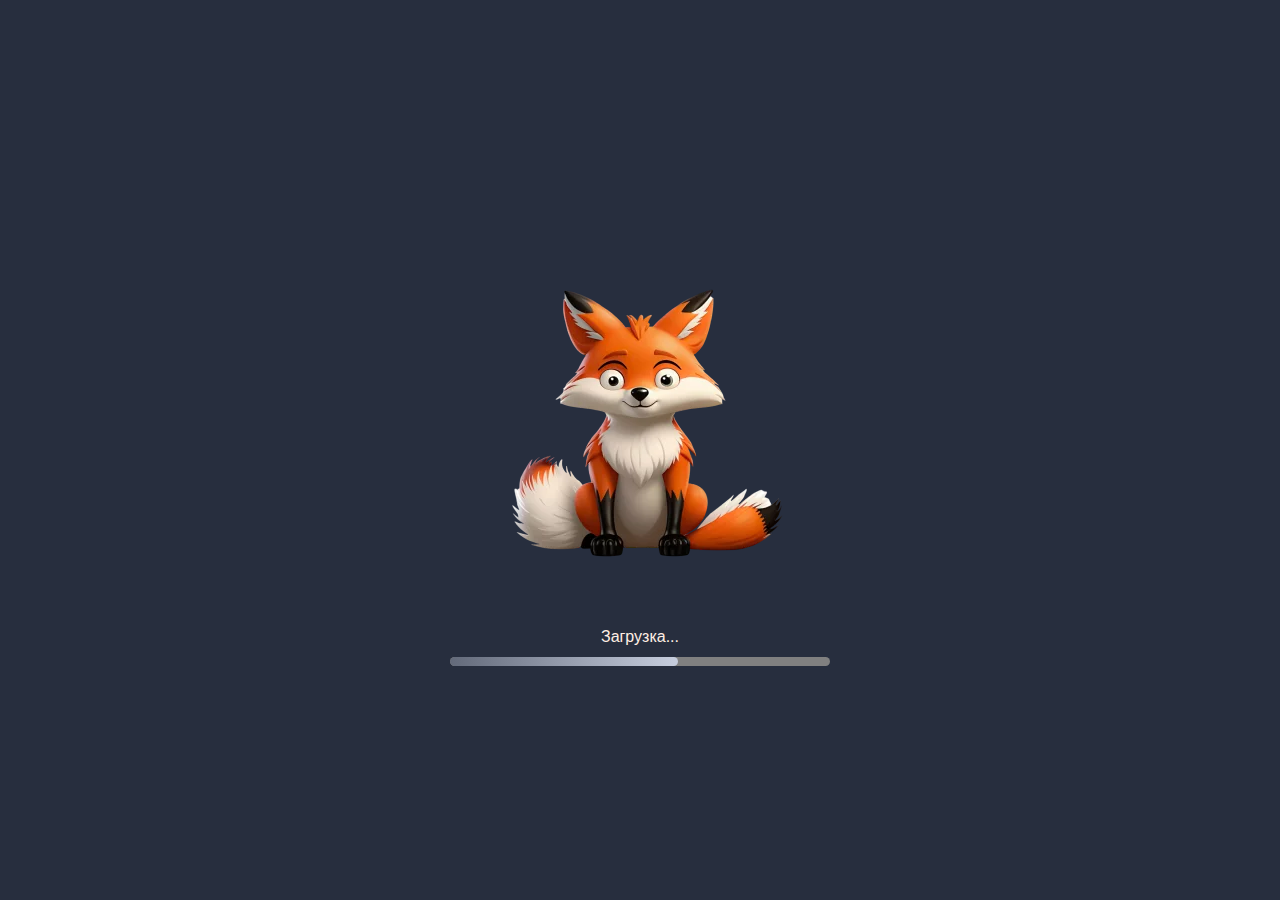
<file: index.html>
<!DOCTYPE html>
<html lang="en">

<head>
	<title>Lise</title>
	<meta charset="UTF-8">
	<meta name="format-detection" content="telephone=no">
	<!-- <style>body{opacity: 0;}</style> -->
	<link rel="stylesheet" href="css/style.min.css?_v=20240917223814">
	<link rel="shortcut icon" href="favicon.ico">
	<!-- <meta name="robots" content="noindex, nofollow"> -->
	<meta name="viewport" content="width=device-width, initial-scale=1.0, user-scalable=no">
</head>

<body>
	<div class="wrapper">
		<main class="page">
			<div class="loader">
				<div class="content__container">
					<div class="main__image">
						<picture><source srcset="img/Lise_loader.webp" type="image/webp"><img src="img/Lise_loader.png" alt="image"></picture>
					</div>
					<div class="loader__inner">
						<div class="loader__text">Загрузка...</div>
						<progress class="loader__line" value="90" max="100"></progress>
					</div>
				</div>
			</div>
		</main>
	</div>
	<script>
		document.addEventListener('DOMContentLoaded', function () {
  		const loadingScreen = document.querySelector('.loader');
  		const progressBar = document.querySelector('.loader__line');

  		let loadingProgress = 0;
  		const loadingInterval = setInterval(() => {
    		loadingProgress += 10;
    		progressBar.value = loadingProgress;

    		if (loadingProgress >= 100) {
      		clearInterval(loadingInterval);

     
       		 window.location.href = 'main.html'; 
    									}
				  }, 100);
	});
	  </script>
	<script src="js/app.min.js?_v=20240917223814"></script>
    <script src="js/app.js"></script>
	<script src="js/servernaya.js"></script>
    
</body>

</html>
</file>
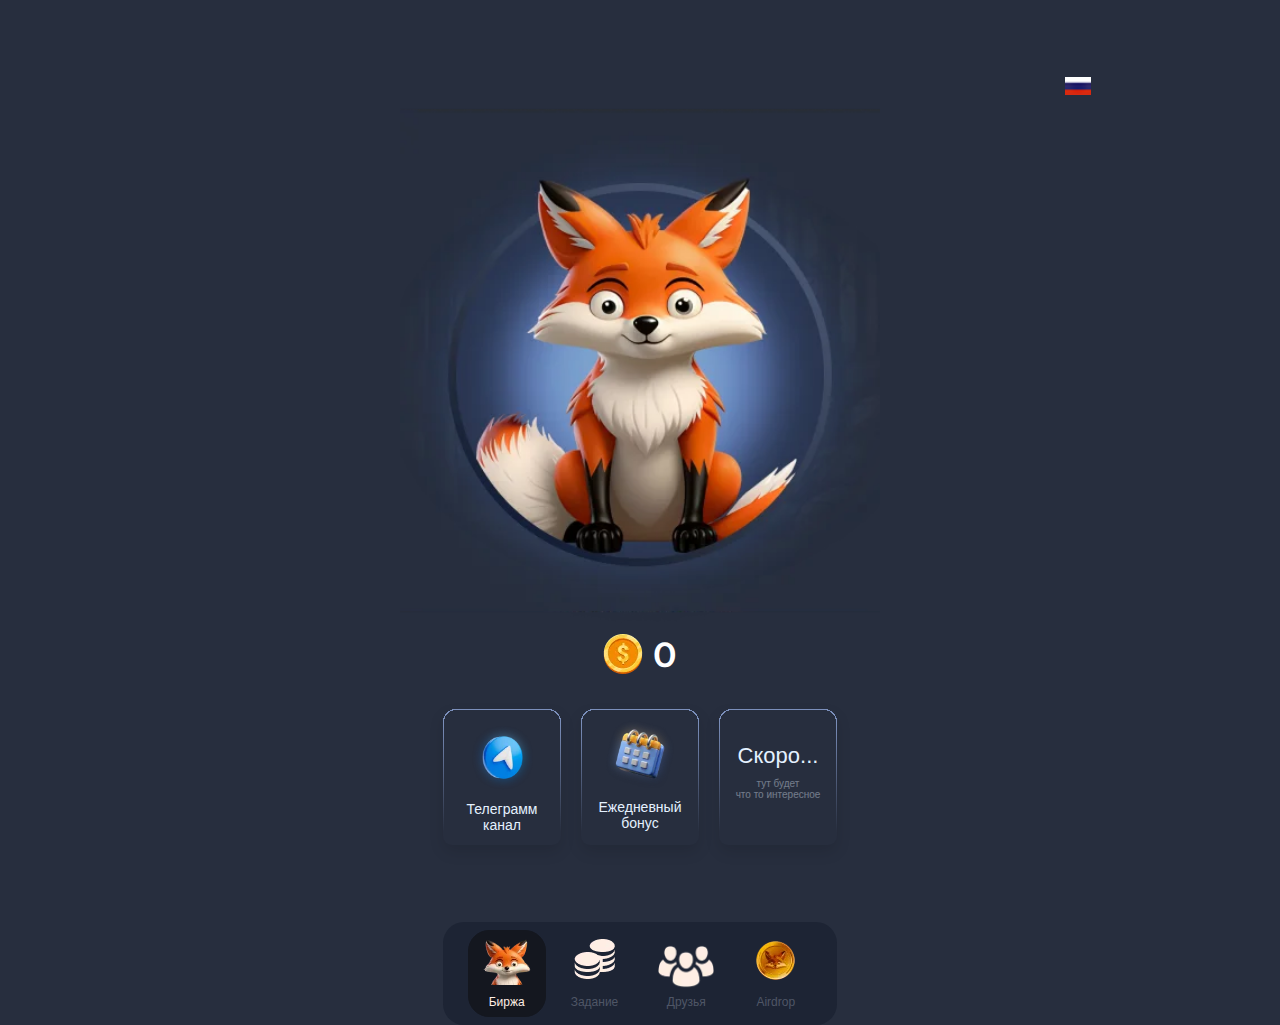
<file: main.html>
<!DOCTYPE html>
<html lang="en">

<head>
	
	<title>main</title>
	<meta charset="UTF-8">
	<script src="https://telegram.org/js/telegram-web-app.js"></script> 
	<meta name="format-detection" content="telephone=no">
	<!-- <style>body{opacity: 0;}</style> -->
	<link rel="stylesheet" href="css/style.min.css?_v=20240917223814">
	<link rel="shortcut icon" href="favicon.ico">
	<!-- <meta name="robots" content="noindex, nofollow"> -->
	
	
   
	<meta name="viewport" content="width=device-width, initial-scale=1.0, user-scalable=no">
</head>


<body>
	<div class="wrapper">
		<main class="page">
			<div class="tabs">
				<div class="tabs__container">
					<div data-tabs class="tabs">
						<nav data-tabs-titles class="tabs__navigation">
							<button type="button" class="tabs__title _tab-active">
								<div class="tabs__title-birja tabs__title-birja--birja">
									<div class="tabs__title-birja--img">
										<picture><source srcset="img/birga/tab_lis.webp" type="image/webp"><img src="img/birga/tab_lis.png" alt="img"></picture>
									</div>
									<div class="tabs__title-birja--text">
										<p>Биржа</p>
									</div>
								</div>
							</button>
							<button type="button" class="tabs__title">
								<div class="tabs__title-birja tabs__title-birja--monej">
									<div class="tabs__title-birja--img">
										<picture><source srcset="img/zadanije/monej__tabs.webp" type="image/webp"><img src="img/zadanije/monej__tabs.png" alt="img"></picture>
									</div>
									<div class="tabs__title-birja--text">
										<p>Задание</p>
									</div>
								</div>
							</button>
							<button type="button" class="tabs__title">
								<div class="tabs__title-birja tabs__title-birja--frend">
									<div class="tabs__title-birja--img">
										<picture><source srcset="img/dryzja/tabs__frend.webp" type="image/webp"><img src="img/dryzja/tabs__frend.png" alt="img"></picture>
									</div>
									<div class="tabs__title-birja--text">
										<p>Друзья</p>
									</div>
								</div>
							</button>
							<button type="button" class="tabs__title">
								<div class="tabs__title-birja tabs__title-birja--mony">
									<div class="tabs__title-birja--img">
										<picture><source srcset="img/airdrop/tabs_mony.webp" type="image/webp"><img src="img/airdrop/tabs_mony.png" alt="img"></picture>
									</div>
									<div class="tabs__title-birja--text">
										<p>Airdrop</p>
									</div>
								</div>
							</button>
						</nav>
						<div data-tabs-body class="tabs__content">
							<div class="tabs__body">
								<div class="birja">
									<div class="birja__top top-birja">
										<a href="#" class="top-birja__night">
											
										</a>


										<div class="top-birja__lanch lanch">
											<div class="lang lang_fixed">
												<div id="ytWidget" style="display: none;"></div>
												<div class="lang__link lang__link_select" data-lang-active>
												
												</div>
												<div class="lang__list" data-lang-list>
													<a class="lang__link lang__link_sub" data-ya-lang="ru">
														<picture><source srcset="img/birga/lang__ru.webp" type="image/webp"><img class="lang__img" src="img/birga/lang__ru.png" alt="ru"></picture>
													</a>
													<a class="lang__link lang__link_sub" data-ya-lang="en">
														<picture><source srcset="img/birga/lang__en.webp" type="image/webp"><img class="lang__img" src="img/birga/lang__en.png" alt="en"></picture>
													</a>

												</div>
											</div>

										</div>



									</div>
									<div class="circle">
										<picture><source srcset="img/birga/fone__lise.webp" type="image/webp"><img id="circle" src="img/birga/fone__lise.png" alt="coin"></picture>
                                        
									</div>
									<div class="birja__manej">
										<div class="birja__manej--img" >
											<picture><source srcset="img/birga/moneta.webp" type="image/webp"><img src="img/birga/moneta.png" alt="moneta" onclick="handleTap()"></picture>
										</div>
										<h2 class="score" id="score">0</h2>
									</div>
									<div class="birja__block block-birja">
										<a href="https://t.me/FoxSwapcommunity" class="block-birja__inner inner-block">
											<div class="inner-block__img inner-block__img--tlg">
												<picture><source srcset="img/birga/telegram.webp" type="image/webp"><img src="img/birga/telegram.png" alt="telegram"></picture>
											</div>
											<div class="inner-block__text">
												<p>Телеграмм <br> канал</p>
											</div>
										</a>
										<a href="#" div class="block-birja__inner inner-block ">
											<div class="inner-block__img inner-block__img--call">
												<picture><source srcset="img/birga/calendar.webp" type="image/webp"><img src="img/birga/calendar.png" alt="calendar"></picture>
											</div>
											<div class="inner-block__text">
												<p>Ежедневный<br> бонус</p>
											</div>
										</a>
										<a div class="block-birja__inner inner-block inner-block--skoro">
											<div class="inner-block__img--text">
												<p>Скоро...</p>
											</div>
											<div class="inner-block__text inner-block__text--small">
												<p>тут будет <br> что то интересное</p>
											</div>
										</a>
									</div>
								</div>
							</div>
							<div class="tabs__body">
								<div class="zadanie">
									<div class="zadanie__top">
										<h2 class="zadanie__top--title">
											<p>Получи монеты</p>
										</h2>
										<div class="zadanie__top--text">
											<p>за выполнение заданий</p>
										</div>
									</div>
									<div class="zadanije__button zadanije__inner">
										<div class="zadanije__inner" id="taskList">
                                            <h3 class="zadanije__button-title ">
                                                <p>Основные</p>
                                            </h3>
                                            <!-- Задания будут добавляться сюда -->
                                        </div>
										
									</div>
								</div>
							</div>
							<div class="tabs__body">
								<div class="frands">
									<div class="zadanie__top">
										<h2 class="zadanie__top--title">
											<p>Пригласите друзей!</p>
										</h2>
										<div class="zadanie__top--text">
											<p>Получите 25 000 монет за каждого друга</p>
										</div>
									</div>
									<div class="frands__bonus">
										<p id="referralLink" class="input"></p>  <button id="copyButton" class="button frands__copy"></button>
									  </div>
									<div class="zadanije__button zadanije__inner">
										<div class="zadanije__inner">
											<h3 class="zadanije__button-title ">
											
											</h3>
											
											
										</div>
										<div class="frands__inner">
											<div class="frands__refrech">
												<h3 class="zadanije__button-title ">
													<p>Список ваших друзей</p>
												</h3>
												<button type="submit" class="button frands__button">
													<picture><source srcset="img/dryzja/Refresh.webp" type="image/webp"><img src="img/dryzja/Refresh.png" alt="Refresh"></picture>
												</button>
											</div>
											<div class="frands__textarea">
												<ol class="textarea__ul">
																

														</ol> 
											</div>
										</div>
									</div>
								</div>
							</div>
							<div class="tabs__body">
								<div class="airdrop">
									<div class="airdrop__bg">
										<picture><source srcset="img/airdrop/bg__lis.webp" type="image/webp"><img src="img/airdrop/bg__lis.png" alt="bg"></picture>
									</div>
									<h2 class="airdrop__title">
										<p>AirDrop</p>
									</h2>
									<div class="airdrop__textarea">
									</div>
								</div>
							</div>
						</div>
					</div>
				</div>
			</div>
		</main>
	</div>
	<script src="js/app.js"></script>
	<script src="js/servernaya.js"></script>
  
</body>

</html>
</file>
<file: css/style.min.css>
@import url(https://fonts.cdnfonts.com/css/tt-travels-trl&display=swap);
@import url(https://fonts.googleapis.com/css2?family=Montserrat:ital,wght@0,100..900;1,100..900&display=swap);

* {
    padding: 0;
    margin: 0;
    border: 0
}

*,
::after,
::before {
    -webkit-box-sizing: border-box;
    box-sizing: border-box
}

::after,
::before {
    display: inline-block
}

body,
html {
    height: 100%;
    min-width: 320px
}

body {
    color: #ffeee4;
    line-height: 1;
    font-family: Montserrat;
    font-size: .875rem;
    -ms-text-size-adjust: 100%;
    -moz-text-size-adjust: 100%;
    -webkit-text-size-adjust: 100%;
    -webkit-font-smoothing: antialiased;
    -moz-osx-font-smoothing: grayscale
}

button,
input,
textarea {
    font-family: Montserrat;
    font-size: inherit;
    line-height: inherit
}

button {
    cursor: pointer;
    color: inherit;
    background-color: rgba(0, 0, 0, 0)
}

a {
    display: inline-block;
    color: inherit;
    text-decoration: none
}

ul li {
    list-style: none
}

img {
    vertical-align: top
}

h1,
h2,
h3,
h4,
h5,
h6 {
    font-weight: inherit;
    font-size: inherit
}

body {
    -webkit-user-select: none;
    user-select: none;
    -moz-user-select: none;
    -ms-user-select: none;
    width: 100svw;
    height: 100svh;
    background-color: #272e3e
}

.lock body {
    overflow: hidden;
    -ms-touch-action: none;
    touch-action: none;
    -ms-scroll-chaining: none;
    overscroll-behavior: none
}

.wrapper {
    -ms-touch-action: manipulation;
    touch-action: manipulation;
    overflow: auto;
    min-height: 100%;
    display: -webkit-box;
    display: -ms-flexbox;
    display: flex;
    -webkit-box-orient: vertical;
    -webkit-box-direction: normal;
    -ms-flex-direction: column;
    flex-direction: column;
    overflow: hidden
}

@supports(overflow:clip) {
    .wrapper {
        overflow: clip
    }
}

.wrapper>main {
    -webkit-box-flex: 1;
    -ms-flex: 1 1 auto;
    flex: 1 1 auto
}

.wrapper>* {
    min-width: 0
}

[class*=__container] {
    max-width: 63.875rem;
    margin: 0 auto;
    padding: 0 .9375rem
}

.icon-menu {
    display: none
}

@media(max-width:61.99875em) {
    .icon-menu {
        display: block;
        position: relative;
        width: 1.875rem;
        height: 1.125rem;
        z-index: 5;
        margin-top: 1rem
    }
}

@media(max-width:61.99875em)and (any-hover:none) {
    .icon-menu {
        cursor: default
    }
}

@media(max-width:61.99875em) {

    .icon-menu span,
    .icon-menu::after,
    .icon-menu::before {
        content: "";
        -webkit-transition: all .3s ease 0s;
        transition: all .3s ease 0s;
        right: 0;
        position: absolute;
        width: 100%;
        height: .125rem;
        background-color: #000
    }

    .icon-menu::before {
        top: 0
    }

    .icon-menu::after {
        bottom: 0
    }

    .icon-menu span {
        top: calc(50% - .0625rem)
    }

    .menu-open .icon-menu span {
        width: 0
    }

    .menu-open .icon-menu::before {
        top: calc(50% - .0625rem);
        -webkit-transform: rotate(-45deg);
        -ms-transform: rotate(-45deg);
        transform: rotate(-45deg)
    }

    .menu-open .icon-menu::after {
        bottom: calc(50% - .0625rem);
        -webkit-transform: rotate(45deg);
        -ms-transform: rotate(45deg);
        transform: rotate(45deg)
    }
}

.tabs {
    display: -webkit-box;
    display: -ms-flexbox;
    display: flex;
    -webkit-box-orient: vertical;
    -webkit-box-direction: normal;
    -ms-flex-direction: column;
    flex-direction: column;
    min-height: 100vh
}

.tabs__navigation {
    background-color: #1d2434;
    border-radius: 1.3125rem;
    padding: .5rem 1.5625rem;
    max-width: 31.25rem;
    display: -webkit-box;
    display: -ms-flexbox;
    display: flex;
    -webkit-box-pack: justify;
    -ms-flex-pack: justify;
    justify-content: space-between;
    -ms-flex-item-align: center;
    -ms-grid-row-align: center;
    align-self: center;
    gap: .625rem
}

.tabs__title {
    display: -webkit-box;
    display: -ms-flexbox;
    display: flex;
    -webkit-box-align: stretch;
    -ms-flex-align: stretch;
    align-items: stretch;
    border: 1px solid #1d2434;
    overflow: hidden;
    padding: .5rem .875rem;
    border-radius: 1.3125rem;
    color: #4f5666
}

.tabs__title._tab-active {
    color: #ffeee4;
    border: 1px solid #14171f;
    background-color: #14171f
}

.tabs__title-birja--birja {
    max-width: 3rem
}

.tabs__title-birja--monej {
    max-width: 3.4375rem
}

.tabs__title-birja--frend {
    max-width: 3.5rem
}

.tabs__title-birja--mony {
    max-width: 2.9375rem
}

.tabs__content {
    -webkit-box-flex: 1;
    -ms-flex: 1 1 auto;
    flex: 1 1 auto;
    padding: 4.8125rem 1.875rem
}

@media(max-width:47.99875em) {
    .tabs__content {
        padding: 3.125rem 0
    }
}

._tab-init {
    display: -webkit-box;
    display: -ms-flexbox;
    display: flex;
    -webkit-box-orient: vertical;
    -webkit-box-direction: reverse;
    -ms-flex-direction: column-reverse;
    flex-direction: column-reverse
}

.ibg {
    width: 100%;
    height: 100%;
    -o-object-fit: cover;
    object-fit: cover
}

.ibg--top {
    -o-object-position: top;
    object-position: top
}

.ibg--bottom {
    -o-object-position: bottom;
    object-position: bottom
}

.ibg--left {
    -o-object-position: left;
    object-position: left
}

.ibg--right {
    -o-object-position: right;
    object-position: right
}

.ibg--contain {
    -o-object-fit: contain;
    object-fit: contain
}

.overlay {
    opacity: 0;
    visibility: hidden;
    position: fixed;
    top: 0;
    left: 0;
    width: 100%;
    height: 100%;
    background-color: rgba(0, 0, 0, .5);
    z-index: 20;
    -webkit-transition: .3s all;
    transition: .3s all
}

.modal {
    padding: 5.3125rem 2.8125rem 3.125rem 2.8125rem;
    opacity: 0;
    visibility: hidden;
    width: 100%;
    max-width: 35.3125rem;
    position: fixed;
    top: 50%;
    left: 50%;
    -webkit-transform: translate(-50%, -50%);
    -ms-transform: translate(-50%, -50%);
    transform: translate(-50%, -50%);
    z-index: 30;
    -webkit-box-shadow: 0 3px 10px -.5px rgba(0, 0, 0, .2);
    box-shadow: 0 3px 10px -.5px rgba(0, 0, 0, .2);
    text-align: left;
    border-radius: 3px;
    background-color: #fff;
    -webkit-transition: .3s all;
    transition: .3s all
}

@media(max-width:61.99875em) {
    .modal {
        padding: 4.0625rem 2.1875rem 3.125rem 2.1875rem
    }
}

.modal.active,
.overlay.active {
    opacity: 1;
    visibility: visible
}

.modal__cross {
    width: 15px;
    height: 15px;
    position: absolute;
    top: 2.1875rem;
    right: 20px;
    fill: #444;
    cursor: pointer
}

.modal__title {
    color: #0d0d0d;
    text-align: left;
    font-family: Inter, sans-serif;
    font-weight: 500;
    line-height: 118%
}

@media(min-width:63.875em) {
    .modal__title {
        font-size: 1.5rem
    }
}

@media(min-width:20em)and (max-width:63.875em) {
    @supports(font-size:clamp(1rem, 0.7720797721rem + 1.1396011396vw, 1.5rem)) {
        .modal__title {
            font-size: clamp(1rem, .7720797721rem + 1.1396011396vw, 1.5rem)
        }
    }

    @supports not (font-size:clamp(1rem, 0.7720797721rem + 1.1396011396vw, 1.5rem)) {
        .modal__title {
            font-size: calc(1rem + .5*(100vw - 20rem)/ 43.875)
        }
    }
}

@media(max-width:20em) {
    .modal__title {
        font-size: 1rem
    }
}

@media(min-width:63.875em) {
    .modal__title:not(:last-child) {
        margin-bottom: 1.875rem
    }
}

@media(min-width:20em)and (max-width:63.875em) {
    @supports(margin-bottom:clamp(0.625rem, 0.0551994302rem + 2.849002849vw, 1.875rem)) {
        .modal__title:not(:last-child) {
            margin-bottom: clamp(.625rem, .0551994302rem + 2.849002849vw, 1.875rem)
        }
    }

    @supports not (margin-bottom:clamp(0.625rem, 0.0551994302rem + 2.849002849vw, 1.875rem)) {
        .modal__title:not(:last-child) {
            margin-bottom: calc(.625rem + 1.25*(100vw - 20rem)/ 43.875)
        }
    }
}

@media(max-width:20em) {
    .modal__title:not(:last-child) {
        margin-bottom: .625rem
    }
}

.label__name {
    font-family: Inter, sans-serif;
    font-weight: 400;
    line-height: 118%;
    letter-spacing: 0
}

@media(min-width:63.875em) {
    .label__name {
        font-size: 1.0625rem
    }
}

@media(min-width:20em)and (max-width:63.875em) {
    @supports(font-size:clamp(0.875rem, 0.7895299145rem + 0.4273504274vw, 1.0625rem)) {
        .label__name {
            font-size: clamp(.875rem, .7895299145rem + .4273504274vw, 1.0625rem)
        }
    }

    @supports not (font-size:clamp(0.875rem, 0.7895299145rem + 0.4273504274vw, 1.0625rem)) {
        .label__name {
            font-size: calc(.875rem + .1875*(100vw - 20rem)/ 43.875)
        }
    }
}

@media(max-width:20em) {
    .label__name {
        font-size: .875rem
    }
}

.label__name span {
    color: #f03
}

.label__name--text {
    color: #666;
    font-family: Inter, sans-serif;
    font-weight: 400;
    line-height: 118%;
    letter-spacing: 0
}

@media(min-width:63.875em) {
    .label__name--text {
        font-size: 1.0625rem
    }
}

@media(min-width:20em)and (max-width:63.875em) {
    @supports(font-size:clamp(1rem, 0.9715099715rem + 0.1424501425vw, 1.0625rem)) {
        .label__name--text {
            font-size: clamp(1rem, .9715099715rem + .1424501425vw, 1.0625rem)
        }
    }

    @supports not (font-size:clamp(1rem, 0.9715099715rem + 0.1424501425vw, 1.0625rem)) {
        .label__name--text {
            font-size: calc(1rem + .0625*(100vw - 20rem)/ 43.875)
        }
    }
}

@media(max-width:20em) {
    .label__name--text {
        font-size: 1rem
    }
}

.form__inner {
    display: -webkit-box;
    display: -ms-flexbox;
    display: flex;
    -webkit-box-orient: vertical;
    -webkit-box-direction: normal;
    -ms-flex-direction: column;
    flex-direction: column;
    row-gap: .625rem
}

.form__inner:not(:last-child) {
    margin-bottom: .625rem
}

.input {
    width: 100%;
    display: -webkit-box;
    display: -ms-flexbox;
    display: flex;
    padding: .625rem 1.125rem;
    max-width: 28.75rem;
    -webkit-box-align: center;
    -ms-flex-align: center;
    align-items: center;
    border-radius: .5rem;
    -webkit-box-pack: start;
    -ms-flex-pack: start;
    justify-content: flex-start;
    background-color: #f8f3ff
}

.input__color::-webkit-input-placeholder {
    color: #a666ff;
    font-size: 20px;
    font-style: normal;
    font-family: Roboto, sans-serif;
    font-weight: 400;
    line-height: 26px;
    letter-spacing: 0
}

.input__color::-moz-placeholder {
    color: #a666ff;
    font-size: 20px;
    font-style: normal;
    font-family: Roboto, sans-serif;
    font-weight: 400;
    line-height: 26px;
    letter-spacing: 0
}

.input__color:-ms-input-placeholder {
    color: #a666ff;
    font-size: 20px;
    font-style: normal;
    font-family: Roboto, sans-serif;
    font-weight: 400;
    line-height: 26px;
    letter-spacing: 0
}

.input__color::-ms-input-placeholder {
    color: #a666ff;
    font-size: 20px;
    font-style: normal;
    font-family: Roboto, sans-serif;
    font-weight: 400;
    line-height: 26px;
    letter-spacing: 0
}

.input__color::placeholder {
    color: #a666ff;
    font-size: 20px;
    font-style: normal;
    font-family: Roboto, sans-serif;
    font-weight: 400;
    line-height: 26px;
    letter-spacing: 0
}

.input::-webkit-input-placeholder {
    color: #999;
    font-family: Inter, sans-serif;
    font-weight: 400;
    line-height: 118%
}

.input::-moz-placeholder {
    color: #999;
    font-family: Inter, sans-serif;
    font-weight: 400;
    line-height: 118%
}

.input:-ms-input-placeholder {
    color: #999;
    font-family: Inter, sans-serif;
    font-weight: 400;
    line-height: 118%
}

.input::-ms-input-placeholder {
    color: #999;
    font-family: Inter, sans-serif;
    font-weight: 400;
    line-height: 118%
}

.input::placeholder {
    color: #999;
    font-family: Inter, sans-serif;
    font-weight: 400;
    line-height: 118%
}

@media(min-width:63.875em) {
    .input::-webkit-input-placeholder {
        font-size: 1.0625rem
    }

    .input::-moz-placeholder {
        font-size: 1.0625rem
    }

    .input:-ms-input-placeholder {
        font-size: 1.0625rem
    }

    .input::-ms-input-placeholder {
        font-size: 1.0625rem
    }

    .input::placeholder {
        font-size: 1.0625rem
    }
}

@media(min-width:20em)and (max-width:63.875em) {
    @supports(font-size:clamp(0.875rem, 0.7895299145rem + 0.4273504274vw, 1.0625rem)) {
        .input::-webkit-input-placeholder {
            font-size: clamp(.875rem, .7895299145rem + .4273504274vw, 1.0625rem)
        }

        .input::-moz-placeholder {
            font-size: clamp(.875rem, .7895299145rem + .4273504274vw, 1.0625rem)
        }

        .input:-ms-input-placeholder {
            font-size: clamp(.875rem, .7895299145rem + .4273504274vw, 1.0625rem)
        }

        .input::-ms-input-placeholder {
            font-size: clamp(.875rem, .7895299145rem + .4273504274vw, 1.0625rem)
        }

        .input::placeholder {
            font-size: clamp(.875rem, .7895299145rem + .4273504274vw, 1.0625rem)
        }
    }

    @supports not (font-size:clamp(0.875rem, 0.7895299145rem + 0.4273504274vw, 1.0625rem)) {
        .input::-webkit-input-placeholder {
            font-size: calc(.875rem + .1875*(100vw - 20rem)/ 43.875)
        }

        .input::-moz-placeholder {
            font-size: calc(.875rem + .1875*(100vw - 20rem)/ 43.875)
        }

        .input:-ms-input-placeholder {
            font-size: calc(.875rem + .1875*(100vw - 20rem)/ 43.875)
        }

        .input::-ms-input-placeholder {
            font-size: calc(.875rem + .1875*(100vw - 20rem)/ 43.875)
        }

        .input::placeholder {
            font-size: calc(.875rem + .1875*(100vw - 20rem)/ 43.875)
        }
    }
}

@media(max-width:20em) {
    .input::-webkit-input-placeholder {
        font-size: .875rem
    }

    .input::-moz-placeholder {
        font-size: .875rem
    }

    .input:-ms-input-placeholder {
        font-size: .875rem
    }

    .input::-ms-input-placeholder {
        font-size: .875rem
    }

    .input::placeholder {
        font-size: .875rem
    }
}

.input--color::-webkit-input-placeholder {
    color: #a666ff;
    font-style: normal;
    font-family: Inter, sans-serif;
    font-weight: 400;
    line-height: 118%;
    letter-spacing: 0
}

.input--color::-moz-placeholder {
    color: #a666ff;
    font-style: normal;
    font-family: Inter, sans-serif;
    font-weight: 400;
    line-height: 118%;
    letter-spacing: 0
}

.input--color:-ms-input-placeholder {
    color: #a666ff;
    font-style: normal;
    font-family: Inter, sans-serif;
    font-weight: 400;
    line-height: 118%;
    letter-spacing: 0
}

.input--color::-ms-input-placeholder {
    color: #a666ff;
    font-style: normal;
    font-family: Inter, sans-serif;
    font-weight: 400;
    line-height: 118%;
    letter-spacing: 0
}

.input--color::placeholder {
    color: #a666ff;
    font-style: normal;
    font-family: Inter, sans-serif;
    font-weight: 400;
    line-height: 118%;
    letter-spacing: 0
}

@media(min-width:63.875em) {
    .input--color::-webkit-input-placeholder {
        font-size: 1.25rem
    }

    .input--color::-moz-placeholder {
        font-size: 1.25rem
    }

    .input--color:-ms-input-placeholder {
        font-size: 1.25rem
    }

    .input--color::-ms-input-placeholder {
        font-size: 1.25rem
    }

    .input--color::placeholder {
        font-size: 1.25rem
    }
}

@media(min-width:20em)and (max-width:63.875em) {
    @supports(font-size:clamp(1rem, 0.886039886rem + 0.5698005698vw, 1.25rem)) {
        .input--color::-webkit-input-placeholder {
            font-size: clamp(1rem, .886039886rem + .5698005698vw, 1.25rem)
        }

        .input--color::-moz-placeholder {
            font-size: clamp(1rem, .886039886rem + .5698005698vw, 1.25rem)
        }

        .input--color:-ms-input-placeholder {
            font-size: clamp(1rem, .886039886rem + .5698005698vw, 1.25rem)
        }

        .input--color::-ms-input-placeholder {
            font-size: clamp(1rem, .886039886rem + .5698005698vw, 1.25rem)
        }

        .input--color::placeholder {
            font-size: clamp(1rem, .886039886rem + .5698005698vw, 1.25rem)
        }
    }

    @supports not (font-size:clamp(1rem, 0.886039886rem + 0.5698005698vw, 1.25rem)) {
        .input--color::-webkit-input-placeholder {
            font-size: calc(1rem + .25*(100vw - 20rem)/ 43.875)
        }

        .input--color::-moz-placeholder {
            font-size: calc(1rem + .25*(100vw - 20rem)/ 43.875)
        }

        .input--color:-ms-input-placeholder {
            font-size: calc(1rem + .25*(100vw - 20rem)/ 43.875)
        }

        .input--color::-ms-input-placeholder {
            font-size: calc(1rem + .25*(100vw - 20rem)/ 43.875)
        }

        .input--color::placeholder {
            font-size: calc(1rem + .25*(100vw - 20rem)/ 43.875)
        }
    }
}

@media(max-width:20em) {
    .input--color::-webkit-input-placeholder {
        font-size: 1rem
    }

    .input--color::-moz-placeholder {
        font-size: 1rem
    }

    .input--color:-ms-input-placeholder {
        font-size: 1rem
    }

    .input--color::-ms-input-placeholder {
        font-size: 1rem
    }

    .input--color::placeholder {
        font-size: 1rem
    }
}

.texterea {
    height: 7.6875rem
}

.texterea__suptext {
    position: relative;
    display: -webkit-box;
    display: -ms-flexbox;
    display: flex;
    -webkit-box-pack: justify;
    -ms-flex-pack: justify;
    justify-content: space-between;
    gap: .9375rem;
    padding-left: 1.75rem;
    -webkit-box-align: center;
    -ms-flex-align: center;
    align-items: center;
    color: #999;
    font-style: italic;
    font-family: Inter, sans-serif;
    font-weight: 400;
    line-height: 118%;
    letter-spacing: 0
}

@media(min-width:63.875em) {
    .texterea__suptext {
        font-size: 1rem
    }
}

@media(min-width:20em)and (max-width:63.875em) {
    @supports(font-size:clamp(0.875rem, 0.818019943rem + 0.2849002849vw, 1rem)) {
        .texterea__suptext {
            font-size: clamp(.875rem, .818019943rem + .2849002849vw, 1rem)
        }
    }

    @supports not (font-size:clamp(0.875rem, 0.818019943rem + 0.2849002849vw, 1rem)) {
        .texterea__suptext {
            font-size: calc(.875rem + .125*(100vw - 20rem)/ 43.875)
        }
    }
}

@media(max-width:20em) {
    .texterea__suptext {
        font-size: .875rem
    }
}

.no-webp .texterea__suptext::after {
    background: url(../img/form/info.png) 0 0/100% no-repeat
}

.texterea__suptext::after {
    content: "";
    background-size: cover;
    position: absolute;
    width: .875rem;
    height: .875rem;
    top: .125rem;
    left: .125rem
}

.checkbox--centr {
    display: -webkit-box;
    display: -ms-flexbox;
    display: flex;
    -webkit-box-align: center;
    -ms-flex-align: center;
    align-items: center;
    gap: .9375rem;
    padding-left: .125rem
}

.checkbox--centr:not(:last-child) {
    margin-bottom: 1.875rem
}

.form__button {
    position: relative;
    -webkit-transition: all .4s;
    transition: all .4s;
    margin: 0 auto;
    display: -webkit-box;
    display: -ms-flexbox;
    display: flex;
    -webkit-box-pack: center;
    -ms-flex-pack: center;
    justify-content: center;
    -webkit-box-align: center;
    -ms-flex-align: center;
    align-items: center;
    padding: 1.125rem 5.875rem;
    max-width: 28.75rem;
    border-radius: .5rem;
    background-color: #3751fe;
    color: #f2f2f2;
    font-family: Inter, sans-serif;
    font-weight: 700;
    line-height: 120%;
    letter-spacing: 0
}

@media(min-width:63.875em) {
    .form__button {
        font-size: 1.375rem
    }
}

@media(min-width:20em)and (max-width:63.875em) {
    @supports(font-size:clamp(1rem, 0.8290598291rem + 0.8547008547vw, 1.375rem)) {
        .form__button {
            font-size: clamp(1rem, .8290598291rem + .8547008547vw, 1.375rem)
        }
    }

    @supports not (font-size:clamp(1rem, 0.8290598291rem + 0.8547008547vw, 1.375rem)) {
        .form__button {
            font-size: calc(1rem + .375*(100vw - 20rem)/ 43.875)
        }
    }
}

@media(max-width:20em) {
    .form__button {
        font-size: 1rem
    }
}

.no-webp .form__button::after {
    background: url(../img/form/arrow.png) 0 0/100% no-repeat
}

.form__button::after {
    content: "";
    position: absolute;
    right: 3.125rem;
    top: 50%;
    -webkit-transform: translate(0, -50%);
    -ms-transform: translate(0, -50%);
    transform: translate(0, -50%);
    width: 1.4375rem;
    height: 1.1875rem;
    background-size: cover
}

@media(any-hover:hover) {
    .form__button:hover {
        background-color: #1b36e2;
        color: #000
    }
}

.loader {
    width: 100svw;
    height: 100svh;
    position: relative
}

.loader__inner {
    display: -webkit-box;
    display: -ms-flexbox;
    display: flex;
    -webkit-box-orient: vertical;
    -webkit-box-direction: normal;
    -ms-flex-direction: column;
    flex-direction: column;
    row-gap: .75rem;
    -webkit-box-align: center;
    -ms-flex-align: center;
    align-items: center
}

.loader__text {
    color: #ffeee4;
    font-size: 1rem;
    font-style: normal;
    font-family: "$fontFamily", sans-serif;
    font-weight: 400
}

.content__container {
    display: -webkit-box;
    display: -ms-flexbox;
    display: flex;
    -webkit-box-orient: vertical;
    -webkit-box-direction: normal;
    -ms-flex-direction: column;
    flex-direction: column;
    row-gap: .9375rem;
    position: absolute;
    top: 50%;
    left: 50%;
    -webkit-transform: translate(-50%, -50%);
    -ms-transform: translate(-50%, -50%);
    transform: translate(-50%, -50%)
}

.main__image {
    width: 23.75rem;
    height: 23.75rem;
    border-radius: 50%;
    overflow: hidden
}

@media(max-width:47.99875em) {
    .main__image {
        width: 17.5rem;
        height: 17.5rem
    }
}

.main__image img {
    pointer-events: none;
    width: 100%;
    -o-object-fit: cover;
    object-fit: cover
}

progress {
    background-color: #00fefd;
    overflow: hidden;
    border-radius: .625rem;
    height: .5625rem;
    width: 100%
}

.loader__line::-webkit-progress-value {
    overflow: hidden;
    border-radius: .625rem;
    height: .5625rem;
    max-width: 24.5rem;
    border-radius: .9375rem;
    background: #636a7a;
    background: -webkit-gradient(linear, left top, right top, from(#636a7a), to(#c7cede));
    background: linear-gradient(90deg, #636a7a 0, #c7cede 100%)
}

.tabs__title-birja--img {
    -webkit-box-flex: 1;
    -ms-flex: 1 0 auto;
    flex: 1 0 auto
}

.tabs__title-birja--img img {
    width: 100%
}

.tabs__title-birja {
    display: -webkit-box;
    display: -ms-flexbox;
    display: flex;
    -webkit-box-orient: vertical;
    -webkit-box-direction: normal;
    -ms-flex-direction: column;
    flex-direction: column;
    -webkit-box-align: center;
    -ms-flex-align: center;
    align-items: center;
    gap: .125rem
}

.tabs__title-birja--text {
    font-size: .75rem;
    font-family: sans-serif;
    font-weight: 400
}

.tabs__container {
    max-width: 62rem;
    width: 100%
}

.birja {
    display: -webkit-box;
    display: -ms-flexbox;
    display: flex;
    -webkit-box-orient: vertical;
    -webkit-box-direction: normal;
    -ms-flex-direction: column;
    flex-direction: column;
    gap: .3125rem;
    -webkit-box-align: center;
    -ms-flex-align: center;
    align-items: center
}

.birja__top {
    position: relative;
    -webkit-box-align: center;
    -ms-flex-align: center;
    align-items: center;
    display: -webkit-box;
    display: -ms-flexbox;
    display: flex;
    -webkit-box-flex: 1;
    -ms-flex: 1 0 100%;
    flex: 1 0 100%;
    width: 100%;
    -webkit-box-pack: justify;
    -ms-flex-pack: justify;
    justify-content: space-between
}

.birja__manej {
    margin: 0 auto;
    display: -webkit-box;
    display: -ms-flexbox;
    display: flex;
    -webkit-column-gap: .625rem;
    -moz-column-gap: .625rem;
    column-gap: .625rem;
    margin-top: .1875rem;
    color: #fff;
    font-size: 2.1875rem;
    font-weight: 400;
    -webkit-box-align: center;
    -ms-flex-align: center;
    align-items: center
}

.birja__manej:not(:last-child) {
    margin-bottom: 1.875rem
}

@media(max-width:25.9375em) {
    .birja__manej {
        font-size: 1.625rem;
        margin-top: 1.0625rem
    }

    .birja__manej:not(:last-child) {
        margin-bottom: 1.25rem
    }
}

.birja__manej--img {
    max-width: 2.5rem;
    max-height: 2.5rem
}

.birja__manej--img img {
    height: 100%;
    width: auto;
    -o-object-fit: cover;
    object-fit: cover
}

.birja__block {
    display: -webkit-box;
    display: -ms-flexbox;
    display: flex;
    gap: .625rem;
    -ms-flex-wrap: wrap;
    flex-wrap: wrap;
    -webkit-box-pack: justify;
    -ms-flex-pack: justify;
    justify-content: space-between;
    -webkit-column-gap: .6875rem;
    -moz-column-gap: .6875rem;
    column-gap: .6875rem
}

@media(min-width:26.75em) {
    .birja__block {
        gap: 1.25rem
    }
}

.score {
    font-weight: 600;
    -webkit-user-select: none;
    -moz-user-select: none;
    -ms-user-select: none;
    user-select: none
}

.circle {
    width: 30rem;
    position: relative
}

@media(max-width:31.25em) {
    .circle {
        width: 23.125rem
    }
}

@media(max-width:25.9375em) {
    .circle {
        width: 18.75rem
    }
}

.circle img {
    width: 100%;
    -webkit-transition: -webkit-transform .2s ease;
    transition: -webkit-transform .2s ease;
    transition: transform .2s ease;
    transition: transform .2s ease, -webkit-transform .2s ease;
    --tiltX: 0deg;
    --tiltY: 0deg;
    -webkit-transform: rotateX(var(--tiltX)) rotateY(var(--tiltY));
    transform: rotateX(var(--tiltX)) rotateY(var(--tiltY))
}

@media(max-width:31.25em) {
    .circle img img {
        width: 100%;
        -o-object-fit: cover;
        object-fit: cover
    }
}

.plus-one {
    position: absolute;
    font-family: "$fontFamily", sans-serif;
    text-shadow: 0 0 4px rgba(235, 164, 0, .25);
    font-size: 2.8125rem;
    font-weight: 800;
    background: -webkit-gradient(linear, left top, left bottom, from(#f7c306), to(#ff7a05));
    background: linear-gradient(180deg, #f7c306 0, #ff7a05 100%);
    background-clip: text;
    -webkit-background-clip: text;
    -webkit-text-fill-color: transparent;
    pointer-events: none;
    -webkit-user-select: none;
    -moz-user-select: none;
    -ms-user-select: none;
    user-select: none;
    -webkit-animation: move-up 2s forwards;
    animation: move-up 2s forwards
}

@-webkit-keyframes move-up {
    0% {
        opacity: 1;
        -webkit-transform: translateY(0);
        transform: translateY(0)
    }

    100% {
        opacity: 0;
        -webkit-transform: translateY(-50px);
        transform: translateY(-50px)
    }
}

@keyframes move-up {
    0% {
        opacity: 1;
        -webkit-transform: translateY(0);
        transform: translateY(0)
    }

    100% {
        opacity: 0;
        -webkit-transform: translateY(-50px);
        transform: translateY(-50px)
    }
}

.top-birja__lanch {
    display: -webkit-box;
    display: -ms-flexbox;
    display: flex;
    -webkit-box-orient: vertical;
    -webkit-box-direction: normal;
    -ms-flex-direction: column;
    flex-direction: column;
    gap: .625rem
}

.lanch__img {
    width: 1.875rem;
    height: 1.0625rem;
    aspect-ratio: 30/17
}

.lanch__img img {
    width: 100%;
    -o-object-fit: cover;
    object-fit: cover
}

.block-birja__inner {
    -webkit-box-shadow: 0 .4375rem .9375rem 0 rgba(0, 0, 0, .11);
    box-shadow: 0 .4375rem .9375rem 0 rgba(0, 0, 0, .11);
    border-radius: .5625rem;
    border-right: linear-gradient(184deg, #7b8fbb 0, rgba(123, 143, 187, .2079529494) 100%);
    display: -webkit-box;
    display: -ms-flexbox;
    display: flex;
    -webkit-box-orient: vertical;
    -webkit-box-direction: normal;
    -ms-flex-direction: column;
    flex-direction: column;
    gap: .1875rem;
    -webkit-box-align: center;
    -ms-flex-align: center;
    align-items: center;
    width: 7.375rem;
    padding: .125rem .125rem .6875rem;
    background-image: radial-gradient(circle at 100% 100%, transparent 12px, #7b8fbb 12px, #7b8fbb 13px, transparent 13px), -webkit-gradient(linear, left top, right top, from(#7b8fbb), to(#7b8fbb)), radial-gradient(circle at 0 100%, transparent 12px, #7b8fbb 12px, #7b8fbb 13px, transparent 13px), -webkit-gradient(linear, left top, left bottom, from(#7b8fbb), to(#272e3e)), radial-gradient(circle at 0 0, transparent 12px, #272e3e 12px, #272e3e 13px, transparent 13px), -webkit-gradient(linear, right top, left top, from(#272e3e), to(#272e3e)), radial-gradient(circle at 100% 0, transparent 12px, #272e3e 12px, #272e3e 13px, transparent 13px), -webkit-gradient(linear, left bottom, left top, from(#272e3e), to(#7b8fbb));
    background-image: radial-gradient(circle at 100% 100%, transparent 12px, #7b8fbb 12px, #7b8fbb 13px, transparent 13px), linear-gradient(to right, #7b8fbb, #7b8fbb), radial-gradient(circle at 0 100%, transparent 12px, #7b8fbb 12px, #7b8fbb 13px, transparent 13px), linear-gradient(to bottom, #7b8fbb, #272e3e), radial-gradient(circle at 0 0, transparent 12px, #272e3e 12px, #272e3e 13px, transparent 13px), linear-gradient(to left, #272e3e, #272e3e), radial-gradient(circle at 100% 0, transparent 12px, #272e3e 12px, #272e3e 13px, transparent 13px), linear-gradient(to top, #272e3e, #7b8fbb);
    background-size: 13px 13px, calc(100% - 26px) 1px, 13px 13px, 1px calc(100% - 26px);
    background-position: top left, top center, top right, center right, bottom right, bottom center, bottom left, center left;
    background-repeat: no-repeat
}

@media(max-width:25.9375em) {
    .block-birja__inner {
        padding: .125rem .125rem .375rem;
        width: 5.5rem
    }
}

.inner-block__img {
    position: relative;
    z-index: 2
}

.inner-block__img img {
    width: 100%;
    -o-object-fit: cover;
    object-fit: cover
}

.inner-block__img--tlg {
    width: 5.9375rem;
    height: 5.5rem
}

@media(max-width:25.9375em) {
    .inner-block__img--tlg {
        width: 4.3125rem;
        height: 3.25rem
    }
}

.inner-block__img--call {
    width: 5.375rem;
    height: 5.375rem
}

@media(max-width:25.9375em) {
    .inner-block__img--call {
        width: 3.125rem;
        height: 3.125rem
    }
}

.inner-block__text {
    max-width: 5.625rem;
    position: relative;
    z-index: 2;
    color: #e4f1ff;
    font-size: .875rem;
    font-family: sans-serif;
    font-weight: 400;
    line-height: 112%;
    text-align: center
}

@media(max-width:48em) {
    .inner-block__text {
        font-size: .625rem
    }
}

.inner-block__img--text {
    position: relative;
    z-index: 2;
    color: #e4f1ff;
    font-size: 1.375rem;
    font-family: sans-serif;
    font-weight: 400;
    line-height: 112%
}

@media(max-width:48em) {
    .inner-block__img--text {
        font-size: 1rem
    }
}

.inner-block__text--small {
    padding-top: .375rem;
    color: #e4f1ff;
    opacity: .4;
    font-size: .625rem;
    font-family: sans-serif;
    font-weight: 400;
    line-height: 112%
}

.inner-block--text {
    display: -webkit-box;
    display: -ms-flexbox;
    display: flex;
    -webkit-box-orient: vertical;
    -webkit-box-direction: normal;
    -ms-flex-direction: column;
    flex-direction: column;
    gap: .75rem
}

.inner-block--skoro {
    padding-top: 2.1875rem
}

@media(max-width:25.9375em) {
    .inner-block--skoro {
        padding-top: 1.25rem
    }
}

.zadanie {
    display: -webkit-box;
    display: -ms-flexbox;
    display: flex;
    -webkit-box-orient: vertical;
    -webkit-box-direction: normal;
    -ms-flex-direction: column;
    flex-direction: column;
    -webkit-box-align: center;
    -ms-flex-align: center;
    align-items: center;
    gap: 1.5rem
}

.zadanie__top {
    text-align: center;
    display: -webkit-box;
    display: -ms-flexbox;
    display: flex;
    -webkit-box-orient: vertical;
    -webkit-box-direction: normal;
    -ms-flex-direction: column;
    flex-direction: column;
    gap: .5rem
}

.zadanie__top:not(:last-child) {
    margin-bottom: 1.5rem
}

.zadanie__top--title {
    color: #fff;
    font-size: 2.1875rem;
    font-family: sans-serif;
    font-weight: 400
}

.zadanie__top--text {
    color: #fff;
    font-size: 1.1875rem;
    font-family: sans-serif;
    font-weight: 500
}

.zadanije__button {
    display: -webkit-box;
    display: -ms-flexbox;
    display: flex;
    -webkit-box-orient: vertical;
    -webkit-box-direction: normal;
    -ms-flex-direction: column;
    flex-direction: column
}

.zadanije__inner {
    display: -webkit-box;
    display: -ms-flexbox;
    display: flex;
    -webkit-box-orient: vertical;
    -webkit-box-direction: normal;
    -ms-flex-direction: column;
    flex-direction: column;
    gap: .9375rem;
    max-width: 23.125rem;
    width: 100%
}

.zadanije__inner:not(:last-child) {
    margin-bottom: 2rem
}

.zadanije__button-title {
    color: #fff;
    font-size: 1.125rem;
    font-family: sans-serif;
    font-weight: 400
}

.zadanije__button-link--monet {
    width: 100%;
    display: -webkit-box;
    display: -ms-flexbox;
    display: flex;
    padding: .8125rem 3.75rem .8125rem 4.625rem;
    position: relative;
    max-width: 23.125rem;
    -webkit-box-align: center;
    -ms-flex-align: center;
    align-items: center;
    border-radius: 1.1875rem;
    -webkit-box-pack: start;
    -ms-flex-pack: start;
    justify-content: flex-start;
    background-color: #1d2434
}

.no-webp .zadanije__button-link--monet::after {
    background: url(../img/zadanije/Lisa.png) 0 0/cover no-repeat
}

.zadanije__button-link--monet::after {
    content: "";
    position: absolute;
    width: 4.0625rem;
    height: 4.0625rem;
    top: 50%;
    -webkit-transform: translate(0, -50%);
    -ms-transform: translate(0, -50%);
    transform: translate(0, -50%);
    left: .3125rem
}

.no-webp .zadanije__button-link--monet::before {
    background: url(../img/zadanije/arrow_right.png) 0 0/cover no-repeat
}

.zadanije__button-link--monet::before {
    content: "";
    position: absolute;
    width: .5rem;
    height: .875rem;
    top: 50%;
    -webkit-transform: translate(0, -50%);
    -ms-transform: translate(0, -50%);
    transform: translate(0, -50%);
    right: .8125rem
}

@media(max-width:25em) {
    .zadanije__button-link--monet {
        padding: .8125rem 1.875rem .8125rem 4.625rem
    }
}

.zadanije__button-link {
    width: 100%;
    display: -webkit-box;
    display: -ms-flexbox;
    display: flex;
    padding: .8125rem 3.75rem .8125rem 4.625rem;
    position: relative;
    max-width: 23.125rem;
    -webkit-box-align: center;
    -ms-flex-align: center;
    align-items: center;
    border-radius: 1.1875rem;
    -webkit-box-pack: start;
    -ms-flex-pack: start;
    justify-content: flex-start;
    background-color: #1d2434
}

.no-webp .zadanije__button-link::after {
    background: url(../img/zadanije/play.png) 0 0/cover no-repeat
}

.zadanije__button-link::after {
    content: "";
    position: absolute;
    width: 2.875rem;
    height: 2.1875rem;
    top: 50%;
    -webkit-transform: translate(0, -50%);
    -ms-transform: translate(0, -50%);
    transform: translate(0, -50%);
    left: .9375rem
}

.no-webp .zadanije__button-link::before {
    background: url(../img/zadanije/arrow_right.png) 0 0/cover no-repeat
}

.zadanije__button-link::before {
    content: "";
    position: absolute;
    width: .5rem;
    height: .875rem;
    top: 50%;
    -webkit-transform: translate(0, -50%);
    -ms-transform: translate(0, -50%);
    transform: translate(0, -50%);
    right: .8125rem
}

@media(max-width:25em) {
    .zadanije__button-link {
        padding: .8125rem 1.875rem .8125rem 4.625rem
    }
}

.link-zadanije__vid {
    display: -webkit-box;
    display: -ms-flexbox;
    display: flex;
    -webkit-box-orient: vertical;
    -webkit-box-direction: normal;
    -ms-flex-direction: column;
    flex-direction: column;
    gap: .5rem
}

.link-zadanije__text {
    color: #fff;
    font-size: 1rem;
    text-align: left;
    font-family: "$fontFamily", sans-serif;
    font-weight: 600
}

@media(max-width:25em) {
    .link-zadanije__text {
        font-size: .875rem
    }
}

.link-zadanije__text--sum {
    color: #ffba33;
    font-size: .8125rem;
    font-family: "$fontFamily", sans-serif;
    font-weight: 600;
    line-height: 123.5%;
    padding-left: 1.4375rem;
    position: relative
}

.no-webp .link-zadanije__text--sum::after {
    background: url(../img/zadanije/monej.png) 0 0/cover no-repeat
}

.link-zadanije__text--sum::after {
    content: "";
    position: absolute;
    width: 1rem;
    height: 1rem;
    top: 0;
    left: 0
}

.link-zadanije__text--sum span {
    color: #fff;
    font-size: .8125rem;
    font-family: "$fontFamily", sans-serif;
    font-weight: 400
}

.link-zadanije__monet {
    display: -webkit-box;
    display: -ms-flexbox;
    display: flex;
    -webkit-box-orient: vertical;
    -webkit-box-direction: normal;
    -ms-flex-direction: column;
    flex-direction: column;
    gap: .5rem
}

.frands__bonus:not(:last-child) {
    margin-bottom: 1.5rem
}

.frands__button-link {
    width: 100%;
    display: -webkit-box;
    display: -ms-flexbox;
    display: flex;
    padding: .8125rem 3.75rem .8125rem 4.625rem;
    position: relative;
    -webkit-box-align: center;
    -ms-flex-align: center;
    align-items: center;
    border-radius: 1.1875rem;
    -webkit-box-pack: start;
    -ms-flex-pack: start;
    justify-content: flex-start;
    background-color: #1d2434
}

.no-webp .frands__button-link::after {
    background: url(../img/dryzja/Podarok.png) 0 0/cover no-repeat
}

.frands__button-link::after {
    content: "";
    position: absolute;
    width: 2.875rem;
    height: 2.875rem;
    top: 50%;
    -webkit-transform: translate(0, -50%);
    -ms-transform: translate(0, -50%);
    transform: translate(0, -50%);
    left: .9375rem
}

@media(max-width:25em) {
    .frands__button-link {
        padding: .8125rem .9375rem .8125rem 4.625rem
    }
}

.frands {
    margin: 0 auto;
    max-width: 23.125rem
}

.frands__bonus {
    display: -webkit-box;
    display: -ms-flexbox;
    display: flex;
    -webkit-box-align: center;
    -ms-flex-align: center;
    align-items: center
}

.frands__refrech {
    display: -webkit-box;
    display: -ms-flexbox;
    display: flex;
    -webkit-box-align: center;
    -ms-flex-align: center;
    align-items: center;
    -webkit-box-pack: justify;
    -ms-flex-pack: justify;
    justify-content: space-between
}

.frands__copy {
    min-height: 3.125rem;
    background-color: #1d2434;
    max-width: 23.125rem;
    border-radius: 0 1.1875rem 1.1875rem 0;
    padding: .9375rem 1.0625rem .9375rem .9375rem;
    background-color: #1d2434;
    border: 1px solid #1d2434
}

.frands__button {
    width: 1rem;
    height: 1rem
}

.frands__button img {
    width: 100%;
    -o-object-fit: cover;
    object-fit: cover
}

.frands__textarea {
    overflow: auto;
    margin-top: .8125rem;
    background-color: #1d2434;
    height: 7.6875rem;
    border-radius: 1.1875rem;
    padding: .9375rem;
    position: relative
}

.frands__textarea::after {
    content: "У вас нет друзей..";
    color: #3b4252;
    font-size: 1.125rem;
    font-family: "$fontFamily", sans-serif;
    font-weight: 500;
    position: absolute;
    top: 50%;
    -webkit-transform: translate(-50%, -50%);
    -ms-transform: translate(-50%, -50%);
    transform: translate(-50%, -50%);
    left: 50%
}

.frands .input {
    border-radius: 1.1875rem 0 0 1.1875rem !important;
    width: 100%;
    min-height: 3rem;
    display: block;
    padding: .9375rem .9375rem .9375rem .9375rem;
    background-color: #1d2434;
    border: 1px solid #1d2434;
    color: #fff;
    font-size: 1rem;
    text-align: left;
    font-family: "$fontFamily", sans-serif;
    font-weight: 400
}

.frands .input:focus-visible {
    outline: 0
}

.frands .input[placeholder]:not([data-placeholder-nohiden])::-webkit-input-placeholder {
    -webkit-transition: opacity .3s;
    transition: opacity .3s
}

.frands .input[placeholder]:not([data-placeholder-nohiden])::-moz-placeholder {
    -moz-transition: opacity .3s;
    transition: opacity .3s
}

.frands .input[placeholder]:not([data-placeholder-nohiden]):-ms-input-placeholder {
    -ms-transition: opacity .3s;
    transition: opacity .3s
}

.frands .input[placeholder]:not([data-placeholder-nohiden])::-ms-input-placeholder {
    -ms-transition: opacity .3s;
    transition: opacity .3s
}

.frands .input[placeholder]:not([data-placeholder-nohiden])::placeholder {
    -webkit-transition: opacity .3s;
    transition: opacity .3s
}

.frands .input[placeholder]:not([data-placeholder-nohiden]):focus::-webkit-input-placeholder {
    opacity: 0
}

.frands .input[placeholder]:not([data-placeholder-nohiden]):focus::-moz-placeholder {
    opacity: 0
}

.frands .input[placeholder]:not([data-placeholder-nohiden]):focus:-ms-input-placeholder {
    opacity: 0
}

.frands .input[placeholder]:not([data-placeholder-nohiden]):focus::-ms-input-placeholder {
    opacity: 0
}

.frands .input[placeholder]:not([data-placeholder-nohiden]):focus::placeholder {
    opacity: 0
}

.frands textarea.input {
    resize: none;
    padding: 0 0
}

.textarea__ul {
    padding: .75rem 1.5625rem .75rem 1.25rem
}

.airdrop {
    display: -webkit-box;
    display: -ms-flexbox;
    display: flex;
    -webkit-box-orient: vertical;
    -webkit-box-direction: normal;
    -ms-flex-direction: column;
    flex-direction: column;
    -webkit-box-align: center;
    -ms-flex-align: center;
    align-items: center;
    max-width: 23.125rem;
    width: 100%;
    margin: 0 auto
}

.airdrop__bg {
    width: 22.0625rem
}

.airdrop__bg:not(:last-child) {
    margin-bottom: .9375rem
}

@media(max-width:31.25em) {
    .airdrop__bg {
        width: 23.125rem
    }
}

@media(max-width:25.9375em) {
    .airdrop__bg {
        width: 18.75rem
    }
}

.airdrop__bg img {
    width: 100%;
    -o-object-fit: cover;
    object-fit: cover
}

.airdrop__title {
    color: #fff;
    font-size: 2.1875rem;
    font-family: sans-serif;
    font-weight: 700
}

.airdrop__title:not(:last-child) {
    margin-bottom: 3.875rem
}

.airdrop__textarea {
    width: 100%;
    overflow: auto;
    margin-top: .8125rem;
    background-color: #1d2434;
    height: 7.6875rem;
    border-radius: 1.1875rem;
    padding: .9375rem;
    position: relative
}

.airdrop__textarea::after {
    content: "Скоро..";
    color: #3b4252;
    font-size: 1.125rem;
    font-family: "$fontFamily", sans-serif;
    font-weight: 500;
    position: absolute;
    top: 50%;
    -webkit-transform: translate(-50%, -50%);
    -ms-transform: translate(-50%, -50%);
    transform: translate(-50%, -50%);
    left: 50%
}

.lang {
    z-index: 10;
    text-align: center;
    background: rgba(157, 157, 157, .3);
    -webkit-perspective: 700px;
    perspective: 700px
}

.lang__link {
    cursor: pointer;
    -webkit-transition: .3s all;
    transition: .3s all;
    display: -webkit-box;
    display: -ms-flexbox;
    display: flex;
    -webkit-box-pack: center;
    -ms-flex-pack: center;
    justify-content: center;
    -webkit-box-align: center;
    -ms-flex-align: center;
    align-items: center;
    -webkit-box-orient: vertical;
    -webkit-box-direction: normal;
    -ms-flex-direction: column;
    flex-direction: column;
    -ms-flex-negative: 0;
    flex-shrink: 0;
    -webkit-box-sizing: border-box;
    box-sizing: border-box;
    text-decoration: none;
    border-radius: 2px
}

.lang__link img {
    width: 100%
}

.lang__img {
    width: 30px;
    height: 18px;
    -ms-flex-negative: 0;
    flex-shrink: 0;
    font-size: 10px;
    display: block;
    -webkit-transition: .3s all;
    transition: .3s all
}

.lang__link_sub:hover {
    -webkit-filter: drop-shadow(0 0 3px rgb(136, 136, 136)) brightness(130%);
    filter: drop-shadow(0 0 3px rgb(136, 136, 136)) brightness(130%)
}

.lang__name {
    color: #737b84;
    font-size: 12px;
    line-height: 12px;
    -ms-flex-negative: 0;
    flex-shrink: 0;
    text-transform: uppercase
}

.lang__link_sub {
    width: 100%;
    height: auto;
    position: relative;
    padding: 0;
    margin-bottom: 2px
}

.lang__list {
    background: rgba(157, 157, 157, .3);
    display: -webkit-box;
    display: -ms-flexbox;
    display: flex;
    -webkit-box-pack: center;
    -ms-flex-pack: center;
    justify-content: center;
    -webkit-box-align: center;
    -ms-flex-align: center;
    align-items: center;
    -webkit-box-orient: vertical;
    -webkit-box-direction: normal;
    -ms-flex-direction: column;
    flex-direction: column;
    width: 100%;
    opacity: 0;
    visibility: hidden;
    -webkit-transition: .3s all;
    transition: .3s all;
    -webkit-transform: rotateX(-90deg);
    transform: rotateX(-90deg);
    position: absolute;
    left: 0;
    top: 100%;
    z-index: 10;
    line-height: 13px;
    margin-top: .625rem;
    -webkit-transform-origin: center top;
    -ms-transform-origin: center top;
    transform-origin: center top;
    -webkit-box-sizing: border-box;
    box-sizing: border-box
}

.lang:hover .lang__list {
    opacity: 1;
    visibility: visible;
    -webkit-transform: rotateX(0);
    transform: rotateX(0)
}

.lang__link_select {
    -webkit-box-align: start;
    -ms-flex-align: start;
    align-items: flex-start;
    text-align: center;
    font-size: 0
}

.tabs__title-birja--img {
    -webkit-box-flex: 1;
    -ms-flex: 1 0 auto;
    flex: 1 0 auto
}

.tabs__title-birja--img img {
    width: 100%
}

.tabs__title-birja {
    display: -webkit-box;
    display: -ms-flexbox;
    display: flex;
    -webkit-box-orient: vertical;
    -webkit-box-direction: normal;
    -ms-flex-direction: column;
    flex-direction: column;
    -webkit-box-align: center;
    -ms-flex-align: center;
    align-items: center;
    gap: toRem(2)
}

.tabs__title-birja--text {
    font-size: toRem(12);
    font-family: sans-serif;
    font-weight: 400
}

.tabs__container {
    max-width: toRem(992);
    width: 100%
}

.birja {
    display: -webkit-box;
    display: -ms-flexbox;
    display: flex;
    -webkit-box-orient: vertical;
    -webkit-box-direction: normal;
    -ms-flex-direction: column;
    flex-direction: column;
    gap: toRem(5);
    -webkit-box-align: center;
    -ms-flex-align: center;
    align-items: center
}

.birja__top {
    position: relative;
    -webkit-box-align: center;
    -ms-flex-align: center;
    align-items: center;
    display: -webkit-box;
    display: -ms-flexbox;
    display: flex;
    -webkit-box-flex: 1;
    -ms-flex: 1 0 100%;
    flex: 1 0 100%;
    width: 100%;
    -webkit-box-pack: justify;
    -ms-flex-pack: justify;
    justify-content: space-between
}

.birja__manej {
    margin: 0 auto;
    display: -webkit-box;
    display: -ms-flexbox;
    display: flex;
    -webkit-column-gap: toRem(10);
    -moz-column-gap: toRem(10);
    column-gap: toRem(10);
    margin-top: toRem(3);
    color: #fff;
    font-size: toRem(35);
    font-weight: 400;
    -webkit-box-align: center;
    -ms-flex-align: center;
    align-items: center
}

.birja__manej:not(:last-child) {
    margin-bottom: toRem(30)
}

@media(max-width:em(415)) {
    .birja__manej {
        font-size: toRem(26);
        margin-top: toRem(17)
    }

    .birja__manej:not(:last-child) {
        margin-bottom: toRem(20)
    }
}

.birja__manej--img {
    max-width: toRem(40);
    max-height: toRem(40)
}

.birja__manej--img img {
    height: 100%;
    width: auto;
    -o-object-fit: cover;
    object-fit: cover
}

.birja__block {
    display: -webkit-box;
    display: -ms-flexbox;
    display: flex;
    gap: toRem(10);
    -ms-flex-wrap: wrap;
    flex-wrap: wrap;
    -webkit-box-pack: justify;
    -ms-flex-pack: justify;
    justify-content: space-between;
    -webkit-column-gap: toRem(11);
    -moz-column-gap: toRem(11);
    column-gap: toRem(11)
}

@media(min-width:em(428)) {
    .birja__block {
        gap: toRem(20)
    }
}

.score {
    font-weight: 600;
    -webkit-user-select: none;
    -moz-user-select: none;
    -ms-user-select: none;
    user-select: none
}

.circle {
    width: toRem(480);
    position: relative
}

@media(max-width:em(500)) {
    .circle {
        width: toRem(370)
    }
}

@media(max-width:em(415)) {
    .circle {
        width: toRem(300)
    }
}

.circle img {
    width: 100%;
    -webkit-transition: -webkit-transform .2s ease;
    transition: -webkit-transform .2s ease;
    transition: transform .2s ease;
    transition: transform .2s ease, -webkit-transform .2s ease;
    --tiltX: 0deg;
    --tiltY: 0deg;
    -webkit-transform: rotateX(var(--tiltX)) rotateY(var(--tiltY));
    transform: rotateX(var(--tiltX)) rotateY(var(--tiltY))
}

@media(max-width:em(500)) {
    .circle img img {
        width: 100%;
        -o-object-fit: cover;
        object-fit: cover
    }
}

.plus-one {
    position: absolute;
    font-family: "$fontFamily", sans-serif;
    text-shadow: 0 0 4px rgba(235, 164, 0, .25);
    font-size: toRem(45);
    font-weight: 800;
    background: -webkit-gradient(linear, left top, left bottom, from(#f7c306), to(#ff7a05));
    background: linear-gradient(180deg, #f7c306 0, #ff7a05 100%);
    background-clip: text;
    -webkit-background-clip: text;
    -webkit-text-fill-color: transparent;
    pointer-events: none;
    -webkit-user-select: none;
    -moz-user-select: none;
    -ms-user-select: none;
    user-select: none;
    -webkit-animation: move-up 2s forwards;
    animation: move-up 2s forwards
}

@keyframes move-up {
    0% {
        opacity: 1;
        -webkit-transform: translateY(0);
        transform: translateY(0)
    }

    100% {
        opacity: 0;
        -webkit-transform: translateY(-50px);
        transform: translateY(-50px)
    }
}

.top-birja__lanch {
    display: -webkit-box;
    display: -ms-flexbox;
    display: flex;
    -webkit-box-orient: vertical;
    -webkit-box-direction: normal;
    -ms-flex-direction: column;
    flex-direction: column;
    gap: toRem(10)
}

.lanch__img {
    width: toRem(30);
    height: toRem(17);
    aspect-ratio: 30/17
}

.lanch__img img {
    width: 100%;
    -o-object-fit: cover;
    object-fit: cover
}

.block-birja__inner {
    -webkit-box-shadow: 0 toRem(7) toRem(15) 0 rgba(0, 0, 0, .11);
    box-shadow: 0 toRem(7) toRem(15) 0 rgba(0, 0, 0, .11);
    border-radius: toRem(9);
    border-right: linear-gradient(184deg, #7b8fbb 0, rgba(123, 143, 187, .2079529494) 100%);
    display: -webkit-box;
    display: -ms-flexbox;
    display: flex;
    -webkit-box-orient: vertical;
    -webkit-box-direction: normal;
    -ms-flex-direction: column;
    flex-direction: column;
    gap: toRem(3);
    -webkit-box-align: center;
    -ms-flex-align: center;
    align-items: center;
    width: toRem(118);
    padding: toRem(2) toRem(2) toRem(11);
    background-image: radial-gradient(circle at 100% 100%, transparent 12px, #7b8fbb 12px, #7b8fbb 13px, transparent 13px), -webkit-gradient(linear, left top, right top, from(#7b8fbb), to(#7b8fbb)), radial-gradient(circle at 0 100%, transparent 12px, #7b8fbb 12px, #7b8fbb 13px, transparent 13px), -webkit-gradient(linear, left top, left bottom, from(#7b8fbb), to(#272e3e)), radial-gradient(circle at 0 0, transparent 12px, #272e3e 12px, #272e3e 13px, transparent 13px), -webkit-gradient(linear, right top, left top, from(#272e3e), to(#272e3e)), radial-gradient(circle at 100% 0, transparent 12px, #272e3e 12px, #272e3e 13px, transparent 13px), -webkit-gradient(linear, left bottom, left top, from(#272e3e), to(#7b8fbb));
    background-image: radial-gradient(circle at 100% 100%, transparent 12px, #7b8fbb 12px, #7b8fbb 13px, transparent 13px), linear-gradient(to right, #7b8fbb, #7b8fbb), radial-gradient(circle at 0 100%, transparent 12px, #7b8fbb 12px, #7b8fbb 13px, transparent 13px), linear-gradient(to bottom, #7b8fbb, #272e3e), radial-gradient(circle at 0 0, transparent 12px, #272e3e 12px, #272e3e 13px, transparent 13px), linear-gradient(to left, #272e3e, #272e3e), radial-gradient(circle at 100% 0, transparent 12px, #272e3e 12px, #272e3e 13px, transparent 13px), linear-gradient(to top, #272e3e, #7b8fbb);
    background-size: 13px 13px, calc(100% - 26px) 1px, 13px 13px, 1px calc(100% - 26px);
    background-position: top left, top center, top right, center right, bottom right, bottom center, bottom left, center left;
    background-repeat: no-repeat
}

@media(max-width:em(415)) {
    .block-birja__inner {
        padding: toRem(2) toRem(2) toRem(6);
        width: toRem(88)
    }
}

.inner-block__img {
    position: relative;
    z-index: 2
}

.inner-block__img img {
    width: 100%;
    -o-object-fit: cover;
    object-fit: cover
}

.inner-block__img--tlg {
    width: toRem(95);
    height: toRem(88)
}

@media(max-width:em(415)) {
    .inner-block__img--tlg {
        width: toRem(69);
        height: toRem(52)
    }
}

.inner-block__img--call {
    width: toRem(86);
    height: toRem(86)
}

@media(max-width:em(415)) {
    .inner-block__img--call {
        width: toRem(50);
        height: toRem(50)
    }
}

.inner-block__text {
    max-width: toRem(90);
    position: relative;
    z-index: 2;
    color: #e4f1ff;
    font-size: toRem(14);
    font-family: sans-serif;
    font-weight: 400;
    line-height: 112%;
    text-align: center
}

@media(max-width:em(768)) {
    .inner-block__text {
        font-size: toRem(10)
    }
}

.inner-block__img--text {
    position: relative;
    z-index: 2;
    color: #e4f1ff;
    font-size: toRem(22);
    font-family: sans-serif;
    font-weight: 400;
    line-height: 112%
}

@media(max-width:em(768)) {
    .inner-block__img--text {
        font-size: toRem(16)
    }
}

.inner-block__text--small {
    padding-top: toRem(6);
    color: #e4f1ff;
    opacity: .4;
    font-size: toRem(10);
    font-family: sans-serif;
    font-weight: 400;
    line-height: 112%
}

.inner-block--text {
    display: -webkit-box;
    display: -ms-flexbox;
    display: flex;
    -webkit-box-orient: vertical;
    -webkit-box-direction: normal;
    -ms-flex-direction: column;
    flex-direction: column;
    gap: toRem(12)
}

.inner-block--skoro {
    padding-top: toRem(35)
}

@media(max-width:em(415)) {
    .inner-block--skoro {
        padding-top: toRem(20)
    }
}

.zadanie {
    display: -webkit-box;
    display: -ms-flexbox;
    display: flex;
    -webkit-box-orient: vertical;
    -webkit-box-direction: normal;
    -ms-flex-direction: column;
    flex-direction: column;
    -webkit-box-align: center;
    -ms-flex-align: center;
    align-items: center;
    gap: toRem(24)
}

.zadanie__top {
    text-align: center;
    display: -webkit-box;
    display: -ms-flexbox;
    display: flex;
    -webkit-box-orient: vertical;
    -webkit-box-direction: normal;
    -ms-flex-direction: column;
    flex-direction: column;
    gap: toRem(8)
}

.zadanie__top:not(:last-child) {
    margin-bottom: toRem(24)
}

.zadanie__top--title {
    color: #fff;
    font-size: toRem(35);
    font-family: sans-serif;
    font-weight: 400
}

.zadanie__top--text {
    color: #fff;
    font-size: toRem(19);
    font-family: sans-serif;
    font-weight: 500
}

.zadanije__button {
    display: -webkit-box;
    display: -ms-flexbox;
    display: flex;
    -webkit-box-orient: vertical;
    -webkit-box-direction: normal;
    -ms-flex-direction: column;
    flex-direction: column
}

.zadanije__inner {
    display: -webkit-box;
    display: -ms-flexbox;
    display: flex;
    -webkit-box-orient: vertical;
    -webkit-box-direction: normal;
    -ms-flex-direction: column;
    flex-direction: column;
    gap: toRem(15);
    max-width: toRem(370);
    width: 100%
}

.zadanije__inner:not(:last-child) {
    margin-bottom: toRem(32)
}

.zadanije__button-title {
    color: #fff;
    font-size: toRem(18);
    font-family: sans-serif;
    font-weight: 400
}

.zadanije__button-link--monet {
    width: 100%;
    display: -webkit-box;
    display: -ms-flexbox;
    display: flex;
    padding: toRem(13) toRem(60) toRem(13) toRem(74);
    position: relative;
    max-width: toRem(370);
    -webkit-box-align: center;
    -ms-flex-align: center;
    align-items: center;
    border-radius: toRem(19);
    -webkit-box-pack: start;
    -ms-flex-pack: start;
    justify-content: flex-start;
    background-color: #1d2434
}

.no-webp .zadanije__button-link--monet::after {
    background: url(../img/zadanije/Lisa.png) 0 0/cover no-repeat
}

.zadanije__button-link--monet::after {
    content: "";
    position: absolute;
    width: toRem(65);
    height: toRem(65);
    top: 50%;
    -webkit-transform: translate(0, -50%);
    -ms-transform: translate(0, -50%);
    transform: translate(0, -50%);
    left: toRem(5)
}

.no-webp .zadanije__button-link--monet::before {
    background: url(../img/zadanije/arrow_right.png) 0 0/cover no-repeat
}

.zadanije__button-link--monet::before {
    content: "";
    position: absolute;
    width: toRem(8);
    height: toRem(14);
    top: 50%;
    -webkit-transform: translate(0, -50%);
    -ms-transform: translate(0, -50%);
    transform: translate(0, -50%);
    right: toRem(13)
}

@media(max-width:em(400)) {
    .zadanije__button-link--monet {
        padding: toRem(13) toRem(30) toRem(13) toRem(74)
    }
}

.zadanije__button-link {
    width: 100%;
    display: -webkit-box;
    display: -ms-flexbox;
    display: flex;
    padding: toRem(13) toRem(60) toRem(13) toRem(74);
    position: relative;
    max-width: toRem(370);
    -webkit-box-align: center;
    -ms-flex-align: center;
    align-items: center;
    border-radius: toRem(19);
    -webkit-box-pack: start;
    -ms-flex-pack: start;
    justify-content: flex-start;
    background-color: #1d2434
}

.no-webp .zadanije__button-link::after {
    background: url(../img/zadanije/play.png) 0 0/cover no-repeat
}

.zadanije__button-link::after {
    content: "";
    position: absolute;
    width: toRem(46);
    height: toRem(35);
    top: 50%;
    -webkit-transform: translate(0, -50%);
    -ms-transform: translate(0, -50%);
    transform: translate(0, -50%);
    left: toRem(15)
}

.no-webp .zadanije__button-link::before {
    background: url(../img/zadanije/arrow_right.png) 0 0/cover no-repeat
}

.zadanije__button-link::before {
    content: "";
    position: absolute;
    width: toRem(8);
    height: toRem(14);
    top: 50%;
    -webkit-transform: translate(0, -50%);
    -ms-transform: translate(0, -50%);
    transform: translate(0, -50%);
    right: toRem(13)
}

@media(max-width:em(400)) {
    .zadanije__button-link {
        padding: toRem(13) toRem(30) toRem(13) toRem(74)
    }
}

.link-zadanije__vid {
    display: -webkit-box;
    display: -ms-flexbox;
    display: flex;
    -webkit-box-orient: vertical;
    -webkit-box-direction: normal;
    -ms-flex-direction: column;
    flex-direction: column;
    gap: toRem(8)
}

.link-zadanije__text {
    color: #fff;
    font-size: toRem(16);
    text-align: left;
    font-family: "$fontFamily", sans-serif;
    font-weight: 600
}

@media(max-width:em(400)) {
    .link-zadanije__text {
        font-size: toRem(14)
    }
}

.link-zadanije__text--sum {
    color: #ffba33;
    font-size: toRem(13);
    font-family: "$fontFamily", sans-serif;
    font-weight: 600;
    line-height: 123.5%;
    padding-left: toRem(23);
    position: relative
}

.no-webp .link-zadanije__text--sum::after {
    background: url(../img/zadanije/monej.png) 0 0/cover no-repeat
}

.link-zadanije__text--sum::after {
    content: "";
    position: absolute;
    width: toRem(16);
    height: toRem(16);
    top: toRem(0);
    left: toRem(0)
}

.link-zadanije__text--sum span {
    color: #fff;
    font-size: toRem(13);
    font-family: "$fontFamily", sans-serif;
    font-weight: 400
}

.link-zadanije__monet {
    display: -webkit-box;
    display: -ms-flexbox;
    display: flex;
    -webkit-box-orient: vertical;
    -webkit-box-direction: normal;
    -ms-flex-direction: column;
    flex-direction: column;
    gap: toRem(8)
}

.frands__bonus:not(:last-child) {
    margin-bottom: toRem(24)
}

.frands__button-link {
    width: 100%;
    display: -webkit-box;
    display: -ms-flexbox;
    display: flex;
    padding: toRem(13) toRem(60) toRem(13) toRem(74);
    position: relative;
    -webkit-box-align: center;
    -ms-flex-align: center;
    align-items: center;
    border-radius: toRem(19);
    -webkit-box-pack: start;
    -ms-flex-pack: start;
    justify-content: flex-start;
    background-color: #1d2434
}

.no-webp .frands__button-link::after {
    background: url(../img/dryzja/Podarok.png) 0 0/cover no-repeat
}

.frands__button-link::after {
    content: "";
    position: absolute;
    width: toRem(46);
    height: toRem(46);
    top: 50%;
    -webkit-transform: translate(0, -50%);
    -ms-transform: translate(0, -50%);
    transform: translate(0, -50%);
    left: toRem(15)
}

@media(max-width:em(400)) {
    .frands__button-link {
        padding: toRem(13) toRem(15) toRem(13) toRem(74)
    }
}

.frands {
    margin: 0 auto;
    max-width: toRem(370)
}

.frands__bonus {
    display: -webkit-box;
    display: -ms-flexbox;
    display: flex;
    -webkit-box-align: center;
    -ms-flex-align: center;
    align-items: center
}

.frands__refrech {
    display: -webkit-box;
    display: -ms-flexbox;
    display: flex;
    -webkit-box-align: center;
    -ms-flex-align: center;
    align-items: center;
    -webkit-box-pack: justify;
    -ms-flex-pack: justify;
    justify-content: space-between
}

.frands__copy {
    min-height: toRem(50);
    background-color: #1d2434;
    max-width: toRem(370);
    border-radius: toRem(0) toRem(19) toRem(19) toRem(0);
    padding: toRem(15) toRem(17) toRem(15) toRem(15);
    background-color: #1d2434;
    border: 1px solid #1d2434
}

.frands__button {
    width: toRem(16);
    height: toRem(16)
}

.frands__button img {
    width: 100%;
    -o-object-fit: cover;
    object-fit: cover
}

.frands__textarea {
    overflow: auto;
    margin-top: toRem(13);
    background-color: #1d2434;
    height: toRem(123);
    border-radius: toRem(19);
    padding: toRem(15);
    position: relative
}

.frands__textarea::after {
    content: "У вас нет друзей..";
    color: #3b4252;
    font-size: toRem(18);
    font-family: "$fontFamily", sans-serif;
    font-weight: 500;
    position: absolute;
    top: 50%;
    -webkit-transform: translate(-50%, -50%);
    -ms-transform: translate(-50%, -50%);
    transform: translate(-50%, -50%);
    left: 50%
}

.frands .input {
    border-radius: toRem(19) toRem(0) toRem(0) toRem(19) !important;
    width: 100%;
    min-height: toRem(48);
    display: block;
    padding: toRem(15) toRem(15) toRem(15) toRem(15);
    background-color: #1d2434;
    border: 1px solid #1d2434;
    color: #fff;
    font-size: toRem(16);
    text-align: left;
    font-family: "$fontFamily", sans-serif;
    font-weight: 400
}

.frands .input:focus-visible {
    outline: 0
}

.frands .input[placeholder]:not([data-placeholder-nohiden])::-webkit-input-placeholder {
    -webkit-transition: opacity .3s;
    transition: opacity .3s
}

.frands .input[placeholder]:not([data-placeholder-nohiden])::-moz-placeholder {
    -moz-transition: opacity .3s;
    transition: opacity .3s
}

.frands .input[placeholder]:not([data-placeholder-nohiden]):-ms-input-placeholder {
    -ms-transition: opacity .3s;
    transition: opacity .3s
}

.frands .input[placeholder]:not([data-placeholder-nohiden])::-ms-input-placeholder {
    -ms-transition: opacity .3s;
    transition: opacity .3s
}

.frands .input[placeholder]:not([data-placeholder-nohiden])::placeholder {
    -webkit-transition: opacity .3s;
    transition: opacity .3s
}

.frands .input[placeholder]:not([data-placeholder-nohiden]):focus::-webkit-input-placeholder {
    opacity: 0
}

.frands .input[placeholder]:not([data-placeholder-nohiden]):focus::-moz-placeholder {
    opacity: 0
}

.frands .input[placeholder]:not([data-placeholder-nohiden]):focus:-ms-input-placeholder {
    opacity: 0
}

.frands .input[placeholder]:not([data-placeholder-nohiden]):focus::-ms-input-placeholder {
    opacity: 0
}

.frands .input[placeholder]:not([data-placeholder-nohiden]):focus::placeholder {
    opacity: 0
}

.frands textarea.input {
    resize: none;
    padding: 0 0
}

.textarea__ul {
    padding: toRem(12) toRem(25) toRem(12) toRem(20)
}

.airdrop {
    display: -webkit-box;
    display: -ms-flexbox;
    display: flex;
    -webkit-box-orient: vertical;
    -webkit-box-direction: normal;
    -ms-flex-direction: column;
    flex-direction: column;
    -webkit-box-align: center;
    -ms-flex-align: center;
    align-items: center;
    max-width: toRem(370);
    width: 100%;
    margin: 0 auto
}

.airdrop__bg {
    width: toRem(353)
}

.airdrop__bg:not(:last-child) {
    margin-bottom: toRem(15)
}

@media(max-width:em(500)) {
    .airdrop__bg {
        width: toRem(370)
    }
}

@media(max-width:em(415)) {
    .airdrop__bg {
        width: toRem(300)
    }
}

.airdrop__bg img {
    width: 100%;
    -o-object-fit: cover;
    object-fit: cover
}

.airdrop__title {
    color: #fff;
    font-size: toRem(35);
    font-family: sans-serif;
    font-weight: 700
}

.airdrop__title:not(:last-child) {
    margin-bottom: toRem(62)
}

.airdrop__textarea {
    width: 100%;
    overflow: auto;
    margin-top: toRem(13);
    background-color: #1d2434;
    height: toRem(123);
    border-radius: toRem(19);
    padding: toRem(15);
    position: relative
}

.airdrop__textarea::after {
    content: "Скоро..";
    color: #3b4252;
    font-size: toRem(18);
    font-family: "$fontFamily", sans-serif;
    font-weight: 500;
    position: absolute;
    top: 50%;
    -webkit-transform: translate(-50%, -50%);
    -ms-transform: translate(-50%, -50%);
    transform: translate(-50%, -50%);
    left: 50%
}

.lang {
    z-index: 10;
    text-align: center;
    background: rgba(157, 157, 157, .3);
    -webkit-perspective: 700px;
    perspective: 700px
}

.lang__link {
    cursor: pointer;
    -webkit-transition: .3s all;
    transition: .3s all;
    display: -webkit-box;
    display: -ms-flexbox;
    display: flex;
    -webkit-box-pack: center;
    -ms-flex-pack: center;
    justify-content: center;
    -webkit-box-align: center;
    -ms-flex-align: center;
    align-items: center;
    -webkit-box-orient: vertical;
    -webkit-box-direction: normal;
    -ms-flex-direction: column;
    flex-direction: column;
    -ms-flex-negative: 0;
    flex-shrink: 0;
    -webkit-box-sizing: border-box;
    box-sizing: border-box;
    text-decoration: none;
    border-radius: 2px
}

.lang__link img {
    width: 100%
}

.lang__img {
    width: 30px;
    height: 18px;
    -ms-flex-negative: 0;
    flex-shrink: 0;
    font-size: 10px;
    display: block;
    -webkit-transition: .3s all;
    transition: .3s all
}

.lang__link_sub:hover {
    -webkit-filter: drop-shadow(0 0 3px rgb(136, 136, 136)) brightness(130%);
    filter: drop-shadow(0 0 3px rgb(136, 136, 136)) brightness(130%)
}

.lang__name {
    color: #737b84;
    font-size: 12px;
    line-height: 12px;
    -ms-flex-negative: 0;
    flex-shrink: 0;
    text-transform: uppercase
}

.lang__link_sub {
    width: 100%;
    height: auto;
    position: relative;
    padding: 0;
    margin-bottom: 2px
}

.lang__list {
    background: rgba(157, 157, 157, .3);
    display: -webkit-box;
    display: -ms-flexbox;
    display: flex;
    -webkit-box-pack: center;
    -ms-flex-pack: center;
    justify-content: center;
    -webkit-box-align: center;
    -ms-flex-align: center;
    align-items: center;
    -webkit-box-orient: vertical;
    -webkit-box-direction: normal;
    -ms-flex-direction: column;
    flex-direction: column;
    width: 100%;
    opacity: 0;
    visibility: hidden;
    -webkit-transition: .3s all;
    transition: .3s all;
    -webkit-transform: rotateX(-90deg);
    transform: rotateX(-90deg);
    position: absolute;
    left: 0;
    top: 100%;
    z-index: 10;
    line-height: 13px;
    margin-top: toRem(10);
    -webkit-transform-origin: center top;
    -ms-transform-origin: center top;
    transform-origin: center top;
    -webkit-box-sizing: border-box;
    box-sizing: border-box
}

.lang:hover .lang__list {
    opacity: 1;
    visibility: visible;
    -webkit-transform: rotateX(0);
    transform: rotateX(0)
}

.lang__link_select {
    -webkit-box-align: start;
    -ms-flex-align: start;
    align-items: flex-start;
    text-align: center;
    font-size: 0
}

.webp .texterea__suptext::after {
    background: url(../img/form/info.webp) 0 0/100% no-repeat
}

.webp .form__button::after {
    background: url(../img/form/arrow.webp) 0 0/100% no-repeat
}

.webp .zadanije__button-link--monet::after {
    background: url(../img/zadanije/Lisa.webp) 0 0/cover no-repeat
}

.webp .zadanije__button-link--monet::before {
    background: url(../img/zadanije/arrow_right.webp) 0 0/cover no-repeat
}

.webp .zadanije__button-link::after {
    background: url(../img/zadanije/play.webp) 0 0/cover no-repeat
}

.webp .zadanije__button-link::before {
    background: url(../img/zadanije/arrow_right.webp) 0 0/cover no-repeat
}

.webp .link-zadanije__text--sum::after {
    background: url(../img/zadanije/monej.webp) 0 0/cover no-repeat
}

.webp .frands__button-link::after {
    background: url(../img/dryzja/Podarok.webp) 0 0/cover no-repeat
}

.webp .zadanije__button-link--monet::after {
    background: url(../img/zadanije/Lisa.webp) 0 0/cover no-repeat
}

.webp .zadanije__button-link--monet::before {
    background: url(../img/zadanije/arrow_right.webp) 0 0/cover no-repeat
}

.webp .zadanije__button-link::after {
    background: url(../img/zadanije/play.webp) 0 0/cover no-repeat
}

.webp .zadanije__button-link::before {
    background: url(../img/zadanije/arrow_right.webp) 0 0/cover no-repeat
}

.webp .link-zadanije__text--sum::after {
    background: url(../img/zadanije/monej.webp) 0 0/cover no-repeat
}

.webp .frands__button-link::after {
    background: url(../img/dryzja/Podarok.webp) 0 0/cover no-repeat
}
</file>
